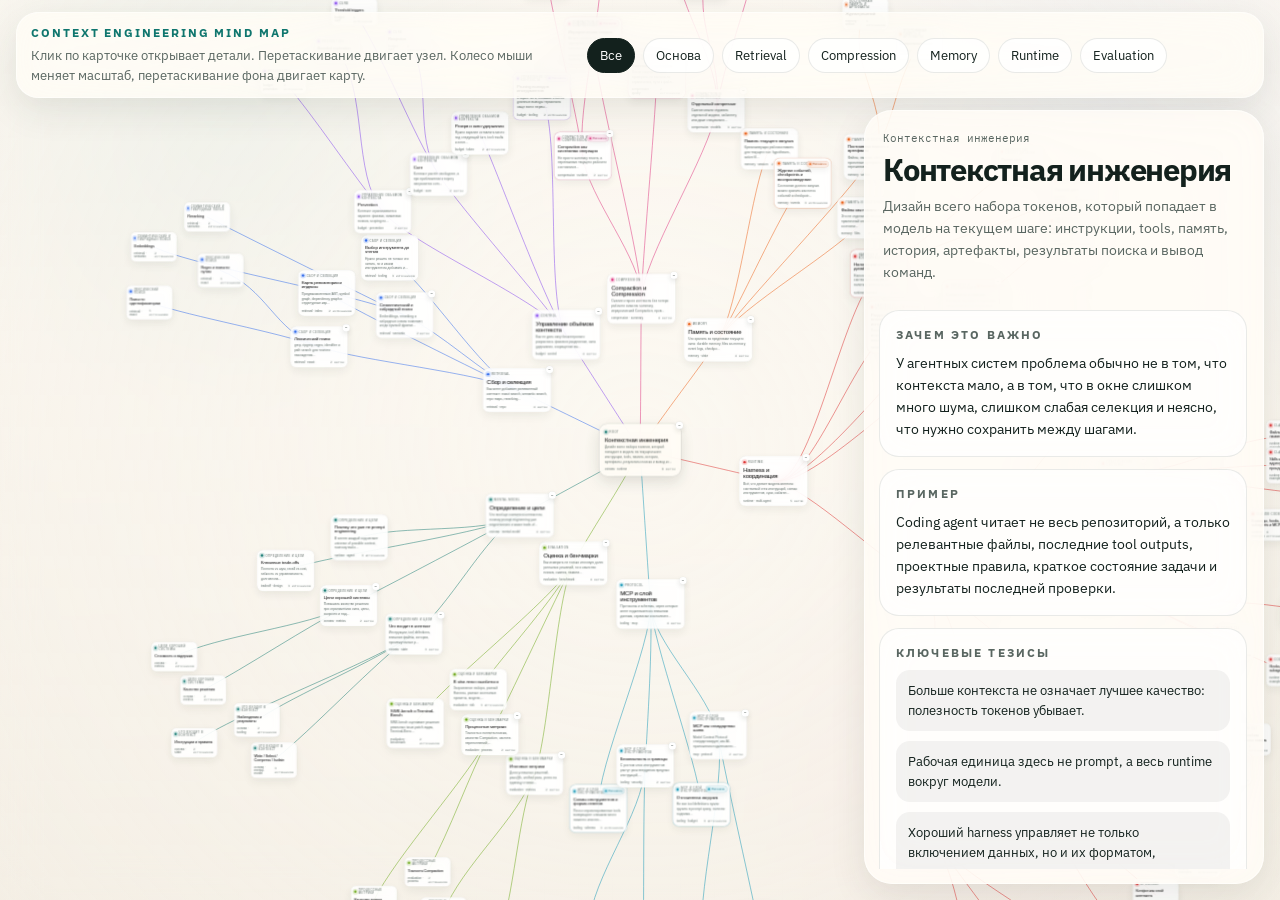
<file: index.html>
<!doctype html>
<html lang="ru">
  <head>
    <meta charset="utf-8">
    <meta name="viewport" content="width=device-width, initial-scale=1">
    <title>Контекстная инженерия: interactive mind map</title>
    <link rel="preconnect" href="https://fonts.googleapis.com">
    <link rel="preconnect" href="https://fonts.gstatic.com" crossorigin>
    <link
      href="https://fonts.googleapis.com/css2?family=IBM+Plex+Sans:wght@400;500;600;700&family=IBM+Plex+Mono:wght@400;500&display=swap"
      rel="stylesheet"
    >
    <link rel="stylesheet" href="styles.css">
  </head>
  <body>
    <main class="app-shell">
      <section class="mindmap-stage">
        <div class="stage-overlay stage-topbar">
          <div class="hint-block">
            <div class="hint-title">Context Engineering Mind Map</div>
            <p class="hint-copy">
              Клик по карточке открывает детали. Перетаскивание двигает узел. Колесо мыши меняет масштаб, перетаскивание фона двигает карту.
            </p>
          </div>

          <div class="toolbar-block">
            <div class="toolbar-row chips-row">
              <button class="chip is-active" data-filter="all">Все</button>
              <button class="chip" data-filter="основа">Основа</button>
              <button class="chip" data-filter="retrieval">Retrieval</button>
              <button class="chip" data-filter="compression">Compression</button>
              <button class="chip" data-filter="memory">Memory</button>
              <button class="chip" data-filter="runtime">Runtime</button>
              <button class="chip" data-filter="evaluation">Evaluation</button>
            </div>
            <div class="toolbar-row mobile-toolbar-row">
              <button class="chip mobile-detail-toggle" id="mobile-detail-open" type="button">Детали</button>
            </div>
          </div>
        </div>

        <div class="stage-overlay detail-dock" id="detail-dock">
          <div class="detail-header">
            <div class="detail-header-row">
              <div class="breadcrumb" id="breadcrumb"></div>
              <button class="detail-close" id="detail-close" type="button" aria-label="Скрыть детали">✕</button>
            </div>
            <h2 class="detail-title" id="detail-title"></h2>
            <p class="detail-subtitle" id="detail-subtitle"></p>
          </div>

          <div class="detail-scroll">
            <section class="detail-card">
              <h3>Зачем это важно</h3>
              <p id="detail-why"></p>
            </section>

            <section class="detail-card">
              <h3>Пример</h3>
              <p id="detail-example"></p>
            </section>

            <section class="detail-card detail-viz-card" id="detail-viz-card" hidden>
              <h3>Механика</h3>
              <div id="detail-viz"></div>
            </section>

            <section class="detail-card">
              <h3>Ключевые тезисы</h3>
              <div class="bullets" id="detail-insights"></div>
            </section>

            <section class="detail-card">
              <h3>Теги</h3>
              <div class="tags" id="detail-tags"></div>
            </section>

            <section class="detail-card">
              <h3>Источники</h3>
              <div class="source-list" id="detail-sources"></div>
            </section>
          </div>
        </div>

        <div class="viewport" id="viewport">
          <div class="board" id="board">
            <svg class="connections" id="connections" preserveAspectRatio="none"></svg>
            <div class="node-layer" id="node-layer"></div>
          </div>
        </div>
      </section>
    </main>

    <script src="mindmap-data.js"></script>
    <script src="app.js"></script>
  </body>
</html>
</file>
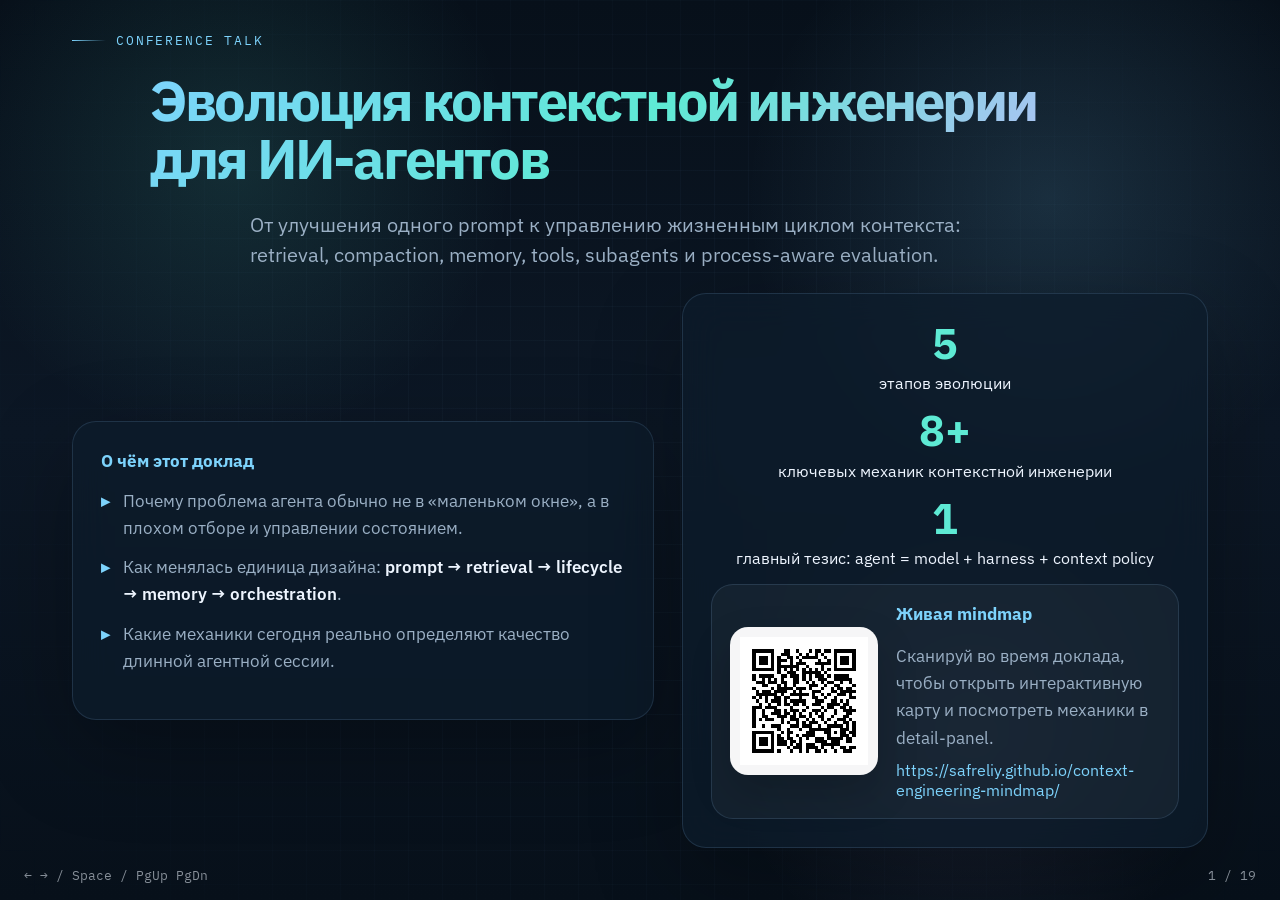
<file: conference_presentation.html>
<!DOCTYPE html>
<html lang="ru">
<head>
<meta charset="UTF-8">
<meta name="viewport" content="width=device-width, initial-scale=1.0">
<title>Эволюция контекстной инженерии для ИИ-агентов</title>
<style>
  @import url('https://fonts.googleapis.com/css2?family=IBM+Plex+Sans:wght@400;500;600;700&family=IBM+Plex+Mono:wght@400;500;600&display=swap');

  :root {
    --bg: #08111d;
    --bg-2: #0f1c2b;
    --glass: rgba(13, 28, 43, 0.72);
    --glass-2: rgba(16, 38, 58, 0.82);
    --line: rgba(151, 201, 255, 0.14);
    --ink: #eef5ff;
    --muted: #9bb0c5;
    --accent: #7dd3fc;
    --accent-2: #5eead4;
    --accent-3: #c4b5fd;
    --warn: #fda4af;
    --good: #86efac;
    --mono: "IBM Plex Mono", monospace;
    --sans: "IBM Plex Sans", sans-serif;
    --shadow: 0 30px 90px rgba(0, 0, 0, 0.28);
  }

  * { box-sizing: border-box; }
  html, body { width: 100%; height: 100%; margin: 0; overflow: hidden; }
  body {
    font-family: var(--sans);
    color: var(--ink);
    background:
      radial-gradient(circle at 18% 18%, rgba(94, 234, 212, 0.12), transparent 22%),
      radial-gradient(circle at 82% 22%, rgba(125, 211, 252, 0.14), transparent 24%),
      radial-gradient(circle at 76% 82%, rgba(196, 181, 253, 0.1), transparent 20%),
      linear-gradient(180deg, #07101a 0%, #0c1725 48%, #07101a 100%);
  }

  body::before {
    content: "";
    position: fixed;
    inset: 0;
    pointer-events: none;
    background-image:
      linear-gradient(rgba(151, 201, 255, 0.03) 1px, transparent 1px),
      linear-gradient(90deg, rgba(151, 201, 255, 0.03) 1px, transparent 1px);
    background-size: 34px 34px;
    mask-image: radial-gradient(circle at center, black 34%, transparent 100%);
  }

  .deck { position: relative; width: 100%; height: 100%; }
  .slide {
    position: absolute;
    inset: 0;
    padding: 52px 72px 72px;
    display: flex;
    flex-direction: column;
    justify-content: center;
    align-items: center;
    gap: 22px;
    opacity: 0;
    pointer-events: none;
    transform: translateX(64px);
    transition: opacity .45s ease, transform .45s ease;
    overflow-y: auto;
  }
  .slide.active { opacity: 1; transform: translateX(0); pointer-events: auto; }
  .slide.exit-left { opacity: 0; transform: translateX(-64px); }
  .slide.exit-right { opacity: 0; transform: translateX(64px); }
  .slide.enter-left { transform: translateX(-64px); }

  .slide > .anim {
    opacity: 0;
    transform: translateY(18px);
    transition: opacity .5s ease, transform .5s ease;
  }
  .slide.active > .anim { opacity: 1; transform: translateY(0); }
  .slide.active > .anim:nth-child(1) { transition-delay: .05s; }
  .slide.active > .anim:nth-child(2) { transition-delay: .14s; }
  .slide.active > .anim:nth-child(3) { transition-delay: .24s; }
  .slide.active > .anim:nth-child(4) { transition-delay: .34s; }
  .slide.active > .anim:nth-child(5) { transition-delay: .44s; }

  h1, h2, h3, p { margin: 0; }
  h1 {
    font-size: 3.5rem;
    line-height: 1.04;
    letter-spacing: -0.05em;
    width: 100%;
    max-width: 980px;
    margin-inline: auto;
    background: linear-gradient(135deg, var(--accent), var(--accent-2), var(--accent-3));
    -webkit-background-clip: text;
    -webkit-text-fill-color: transparent;
    background-clip: text;
  }
  h2 {
    font-size: 2.45rem;
    line-height: 1.08;
    letter-spacing: -0.04em;
    width: 100%;
    max-width: 960px;
    margin-inline: auto;
  }
  h3 { font-size: 1.06rem; color: var(--accent); margin-bottom: 10px; }
  p, li { font-size: 1.04rem; line-height: 1.64; color: var(--muted); }
  strong { color: var(--ink); font-weight: 600; }
  code {
    font-family: var(--mono);
    font-size: .92em;
    padding: 2px 6px;
    border-radius: 6px;
    background: rgba(125, 211, 252, 0.08);
    color: var(--accent);
  }

  .eyebrow {
    display: inline-flex;
    align-items: center;
    gap: 10px;
    width: 100%;
    max-width: 1160px;
    margin-inline: auto;
    font-family: var(--mono);
    font-size: .82rem;
    letter-spacing: .14em;
    text-transform: uppercase;
    color: var(--accent);
  }
  .eyebrow::before {
    content: "";
    width: 34px;
    height: 1px;
    background: linear-gradient(90deg, var(--accent), transparent);
  }
  .subtitle {
    width: 100%;
    max-width: 780px;
    margin-inline: auto;
    font-size: 1.24rem;
    line-height: 1.55;
  }

  .glass, .glass-sm {
    background: var(--glass);
    border: 1px solid var(--line);
    box-shadow: var(--shadow);
    backdrop-filter: blur(18px);
  }
  .glass { border-radius: 24px; padding: 28px; }
  .glass-sm { border-radius: 18px; padding: 20px 22px; box-shadow: 0 18px 46px rgba(0,0,0,.22); }
  .slide > .glass,
  .slide > .glass-sm,
  .slide > .hero,
  .slide > .grid-2,
  .slide > .grid-3,
  .slide > .grid-4,
  .slide > .timeline,
  .slide > .band,
  .slide > .compare,
  .slide > .metrics,
  .slide > .flow,
  .slide > .tags {
    margin-inline: auto;
  }

  .grid-2, .grid-3, .grid-4, .timeline, .band, .compare, .metrics {
    display: grid;
    gap: 16px;
    width: 100%;
    max-width: 1160px;
  }
  .grid-2, .compare { grid-template-columns: repeat(2, minmax(0, 1fr)); }
  .grid-3, .metrics { grid-template-columns: repeat(3, minmax(0, 1fr)); }
  .grid-4, .timeline, .band { grid-template-columns: repeat(4, minmax(0, 1fr)); }

  .hero {
    display: grid;
    grid-template-columns: minmax(0, 1.05fr) minmax(360px, .95fr);
    gap: 28px;
    align-items: center;
    width: 100%;
    max-width: 1160px;
  }

  .bullets { list-style: none; padding: 0; display: grid; gap: 12px; }
  .bullets li { position: relative; padding-left: 22px; }
  .bullets li::before {
    content: "▸";
    position: absolute;
    left: 0;
    color: var(--accent);
    font-weight: 700;
  }

  .metric-card { text-align: center; display: grid; gap: 8px; }
  .metric-num { font-size: 2.7rem; line-height: 1; font-weight: 700; color: var(--accent-2); }

  .timeline-card { position: relative; overflow: hidden; }
  .timeline-card::after {
    content: "";
    position: absolute;
    right: -18px;
    bottom: -26px;
    width: 120px;
    height: 120px;
    background: radial-gradient(circle, rgba(125, 211, 252, .12), transparent 70%);
  }
  .timeline-year { font-family: var(--mono); font-size: .82rem; color: var(--accent); margin-bottom: 10px; }

  .stage-pill {
    padding: 13px 14px;
    border-radius: 16px;
    border: 1px solid var(--line);
    background: rgba(255,255,255,.04);
    text-align: center;
    font-family: var(--mono);
    font-size: .84rem;
    color: var(--muted);
    animation: stage-glow 8s ease-in-out infinite;
  }
  .stage-pill:nth-child(2) { animation-delay: 2s; }
  .stage-pill:nth-child(3) { animation-delay: 4s; }
  .stage-pill:nth-child(4) { animation-delay: 6s; }

  .flow {
    display: grid;
    grid-template-columns: repeat(7, minmax(0, 1fr));
    gap: 12px;
    align-items: center;
    width: 100%;
    max-width: 1120px;
  }
  .flow-box {
    min-height: 92px;
    padding: 16px;
    border-radius: 18px;
    border: 1px solid var(--line);
    background: var(--glass);
    display: grid;
    place-items: center;
    text-align: center;
  }
  .flow-box strong { display: block; margin-bottom: 5px; }
  .arrow {
    position: relative;
    height: 2px;
    background: linear-gradient(90deg, rgba(125,211,252,.18), rgba(125,211,252,.95));
  }
  .arrow::after {
    content: "";
    position: absolute;
    right: -1px;
    top: -4px;
    border-top: 5px solid transparent;
    border-bottom: 5px solid transparent;
    border-left: 8px solid var(--accent);
  }
  .pulse {
    position: absolute;
    top: -3px;
    left: 0;
    width: 8px;
    height: 8px;
    border-radius: 50%;
    background: var(--accent-2);
    box-shadow: 0 0 0 6px rgba(94,234,212,.16);
    animation: pulse-run 3.2s ease-in-out infinite;
  }

  .meter-track {
    position: relative;
    height: 12px;
    border-radius: 999px;
    background: rgba(255,255,255,.07);
    overflow: hidden;
  }
  .meter-fill {
    position: absolute;
    inset: 0 auto 0 0;
    width: 40%;
    border-radius: inherit;
    background: linear-gradient(90deg, var(--good), var(--accent));
    animation: fill-loop 6s ease-in-out infinite;
  }
  .meter-threshold {
    position: absolute;
    left: 78%;
    top: -5px;
    bottom: -5px;
    width: 2px;
    background: rgba(253, 164, 175, 0.9);
  }
  .meter-labels {
    display: flex;
    justify-content: space-between;
    gap: 10px;
    margin-top: 10px;
    font-family: var(--mono);
    font-size: .82rem;
    color: var(--muted);
  }

  .line-list { display: grid; gap: 8px; margin-top: 14px; }
  .line {
    padding: 10px 12px;
    border-radius: 12px;
    background: rgba(255,255,255,.04);
    font-family: var(--mono);
    font-size: .82rem;
    line-height: 1.45;
    color: var(--ink);
  }
  .line.old { animation: fade-old 6s ease-in-out infinite; }
  .line.reveal { animation: reveal-line 6s ease-in-out infinite; }

  .terminal {
    padding: 0;
    overflow: hidden;
  }
  .terminal-top {
    display: flex;
    gap: 6px;
    padding: 12px 16px;
    border-bottom: 1px solid var(--line);
    background: rgba(255,255,255,.03);
  }
  .terminal-top span {
    width: 10px;
    height: 10px;
    border-radius: 50%;
    display: inline-block;
  }
  .terminal-body {
    padding: 18px;
    min-height: 230px;
    display: grid;
    gap: 6px;
    font-family: var(--mono);
    font-size: .8rem;
  }
  .terminal-line {
    opacity: 0;
    transform: translateY(8px);
    animation: line-in 5.2s linear infinite;
  }
  .terminal-line:nth-child(1) { animation-delay: .1s; }
  .terminal-line:nth-child(2) { animation-delay: .5s; }
  .terminal-line:nth-child(3) { animation-delay: .9s; }
  .terminal-line:nth-child(4) { animation-delay: 1.3s; }
  .terminal-line:nth-child(5) { animation-delay: 1.7s; }
  .terminal-line:nth-child(6) { animation-delay: 2.1s; }
  .terminal-line:nth-child(7) { animation-delay: 2.5s; }

  .tags { display: flex; flex-wrap: wrap; gap: 10px; justify-content: center; width: 100%; max-width: 1160px; }
  .tag {
    display: inline-flex;
    align-items: center;
    min-height: 34px;
    padding: 7px 14px;
    border-radius: 999px;
    border: 1px solid var(--line);
    background: rgba(125, 211, 252, 0.08);
    color: var(--accent);
    font-size: .9rem;
  }

  .progress {
    position: fixed;
    left: 0;
    bottom: 0;
    height: 3px;
    width: 0;
    background: linear-gradient(90deg, var(--accent), var(--accent-2), var(--accent-3));
    z-index: 50;
    transition: width .4s ease;
  }
  .counter, .nav-hint {
    position: fixed;
    bottom: 16px;
    z-index: 40;
    font-family: var(--mono);
    font-size: .82rem;
    color: rgba(238,245,255,.55);
  }
  .counter { right: 24px; }
  .nav-hint { left: 24px; }

  .mini-flow {
    display: grid;
    grid-template-columns: repeat(3, minmax(0, 1fr));
    gap: 12px;
    width: 100%;
    max-width: 1120px;
    margin-inline: auto;
  }

  .mini-card {
    padding: 18px 18px;
    border-radius: 18px;
    border: 1px solid var(--line);
    background: rgba(255,255,255,.04);
    min-height: 120px;
    display: grid;
    align-content: start;
    gap: 8px;
  }

  .mini-card strong {
    display: block;
    font-size: .94rem;
    color: var(--ink);
  }

  .mini-card span {
    display: block;
    font-size: .96rem;
    line-height: 1.55;
    color: var(--muted);
  }

  .approval-grid {
    display: grid;
    grid-template-columns: 1.1fr .9fr;
    gap: 16px;
    width: 100%;
    max-width: 1120px;
    margin-inline: auto;
  }

  .scan-card {
    display: grid;
    grid-template-columns: 148px minmax(0, 1fr);
    gap: 18px;
    align-items: center;
    padding: 18px;
    border-radius: 22px;
    border: 1px solid var(--line);
    background: rgba(255,255,255,.04);
    margin-top: 16px;
  }

  .scan-qr {
    width: 148px;
    height: 148px;
    padding: 10px;
    border-radius: 18px;
    background: rgba(255,255,255,.96);
    box-shadow: 0 18px 40px rgba(0,0,0,.18);
  }

  .scan-qr img {
    display: block;
    width: 100%;
    height: 100%;
  }

  .scan-copy {
    display: grid;
    gap: 8px;
  }

  .scan-copy a {
    color: var(--accent);
    text-decoration: none;
    word-break: break-word;
  }

  .scan-copy a:hover {
    text-decoration: underline;
  }

  .process-grid {
    display: grid;
    grid-template-columns: repeat(3, minmax(0, 1fr));
    gap: 14px;
    width: 100%;
    max-width: 1120px;
    margin-inline: auto;
  }

  .process-card {
    position: relative;
    overflow: hidden;
    min-height: 210px;
  }

  .process-card::after {
    content: "";
    position: absolute;
    inset: auto -20px -30px auto;
    width: 120px;
    height: 120px;
    background: radial-gradient(circle, rgba(125, 211, 252, 0.14), transparent 72%);
    pointer-events: none;
  }

  .tool-cloud,
  .window-stack,
  .skill-pipeline {
    display: grid;
    gap: 10px;
    margin-top: 14px;
  }

  .tool-cloud {
    grid-template-columns: repeat(2, minmax(0, 1fr));
  }

  .tool-chip {
    padding: 10px 12px;
    border-radius: 12px;
    border: 1px solid var(--line);
    background: rgba(255,255,255,.04);
    font-family: var(--mono);
    font-size: .8rem;
    color: var(--muted);
    opacity: .46;
    transform: scale(.98);
    animation: tool-chip-cycle 6.4s ease-in-out infinite;
  }

  .tool-chip:nth-child(2) { animation-delay: .5s; }
  .tool-chip:nth-child(3) { animation-delay: 1s; }
  .tool-chip:nth-child(4) { animation-delay: 1.5s; }
  .tool-chip:nth-child(5) { animation-delay: 2s; }
  .tool-chip:nth-child(6) { animation-delay: 2.5s; }

  .window-line,
  .handoff-line,
  .skill-step {
    padding: 11px 12px;
    border-radius: 12px;
    border: 1px solid var(--line);
    background: rgba(255,255,255,.04);
    font-size: .88rem;
    line-height: 1.5;
    color: var(--muted);
  }

  .window-line {
    opacity: 0;
    transform: translateY(8px);
    animation: stage-line-cycle 6s ease-in-out infinite;
  }

  .window-line:nth-child(1) { animation-delay: .1s; }
  .window-line:nth-child(2) { animation-delay: 1.2s; }
  .window-line:nth-child(3) { animation-delay: 2.3s; }

  .handoff-stage {
    display: grid;
    grid-template-columns: minmax(0, 1fr) 64px minmax(0, 1fr);
    gap: 14px;
    align-items: center;
    width: 100%;
    max-width: 1120px;
    margin-inline: auto;
  }

  .handoff-arrow {
    position: relative;
    width: 64px;
    height: 2px;
    background: linear-gradient(90deg, rgba(94,234,212,.12), rgba(94,234,212,.94));
  }

  .handoff-arrow::after {
    content: "";
    position: absolute;
    right: -1px;
    top: -4px;
    border-top: 5px solid transparent;
    border-bottom: 5px solid transparent;
    border-left: 8px solid var(--accent-2);
  }

  .handoff-arrow::before {
    content: "";
    position: absolute;
    top: -3px;
    left: 0;
    width: 8px;
    height: 8px;
    border-radius: 50%;
    background: var(--accent-2);
    box-shadow: 0 0 0 6px rgba(94,234,212,.14);
    animation: pulse-run 3.2s ease-in-out infinite;
  }

  .handoff-line {
    opacity: 0;
    transform: translateY(8px);
    animation: handoff-reveal 6.2s ease-in-out infinite;
  }

  .handoff-line:nth-child(1) { animation-delay: .15s; }
  .handoff-line:nth-child(2) { animation-delay: 1.25s; }
  .handoff-line:nth-child(3) { animation-delay: 2.4s; }
  .handoff-line:nth-child(4) { animation-delay: 3.7s; }

  .skill-step {
    position: relative;
    opacity: .52;
    animation: skill-stage-cycle 7s ease-in-out infinite;
  }

  .skill-step:nth-child(2) { animation-delay: 1.6s; }
  .skill-step:nth-child(3) { animation-delay: 3.2s; }
  .skill-step:nth-child(4) { animation-delay: 4.8s; }

  .skill-step strong {
    display: block;
    margin-bottom: 6px;
    color: var(--ink);
  }

  .approval-list {
    display: grid;
    gap: 10px;
    margin-top: 14px;
  }

  .approval-item {
    display: grid;
    grid-template-columns: minmax(0, 1fr) auto;
    gap: 10px;
    align-items: center;
    padding: 11px 12px;
    border-radius: 12px;
    background: rgba(255,255,255,.04);
    font-size: .9rem;
    color: var(--ink);
  }

  .badge {
    display: inline-flex;
    align-items: center;
    justify-content: center;
    min-width: 88px;
    min-height: 30px;
    padding: 5px 10px;
    border-radius: 999px;
    font-family: var(--mono);
    font-size: .78rem;
    border: 1px solid var(--line);
    background: rgba(255,255,255,.04);
    color: var(--muted);
  }

  .badge.allow {
    color: var(--good);
    border-color: rgba(134,239,172,.26);
    background: rgba(134,239,172,.09);
  }

  .badge.pending {
    color: var(--warn);
    border-color: rgba(253,164,175,.24);
    background: rgba(253,164,175,.09);
  }

  .badge.block {
    color: var(--muted);
  }

  @keyframes pulse-run {
    0% { left: 0%; opacity: 0; }
    10% { opacity: 1; }
    90% { opacity: 1; }
    100% { left: calc(100% - 8px); opacity: 0; }
  }
  @keyframes fill-loop {
    0%,18% { width: 38%; background: linear-gradient(90deg, var(--good), var(--accent)); }
    45%,58% { width: 92%; background: linear-gradient(90deg, var(--warn), #fb7185); }
    100% { width: 43%; background: linear-gradient(90deg, var(--good), var(--accent)); }
  }
  @keyframes fade-old {
    0%,42% { opacity: 1; max-height: 80px; padding-top: 10px; padding-bottom: 10px; }
    64%,100% { opacity: 0; max-height: 0; padding-top: 0; padding-bottom: 0; overflow: hidden; }
  }
  @keyframes reveal-line {
    0%,56% { opacity: 0; transform: translateY(8px); }
    72%,100% { opacity: 1; transform: translateY(0); }
  }
  @keyframes line-in {
    0%,100% { opacity: 0; transform: translateY(8px); }
    8%,24% { opacity: 1; transform: translateY(0); }
  }
  @keyframes stage-glow {
    0%,20%,100% { border-color: var(--line); color: var(--muted); box-shadow: none; background: rgba(255,255,255,.04); }
    24%,46% { border-color: rgba(94,234,212,.34); color: var(--ink); box-shadow: 0 0 0 1px rgba(94,234,212,.18), 0 12px 30px rgba(94,234,212,.12); background: rgba(94,234,212,.08); }
  }
  @keyframes tool-chip-cycle {
    0%,100% { opacity: .42; transform: scale(.98); color: var(--muted); border-color: var(--line); background: rgba(255,255,255,.04); }
    18%,42% { opacity: 1; transform: scale(1); color: var(--ink); border-color: rgba(125,211,252,.3); background: rgba(125,211,252,.1); box-shadow: 0 14px 32px rgba(125,211,252,.12); }
  }
  @keyframes stage-line-cycle {
    0%,100% { opacity: 0; transform: translateY(8px); }
    14%,54% { opacity: 1; transform: translateY(0); }
  }
  @keyframes handoff-reveal {
    0%,100% { opacity: 0; transform: translateY(8px); }
    12%,64% { opacity: 1; transform: translateY(0); }
  }
  @keyframes skill-stage-cycle {
    0%,100% { opacity: .48; transform: translateY(0); border-color: var(--line); background: rgba(255,255,255,.04); }
    18%,38% { opacity: 1; transform: translateY(-2px); border-color: rgba(94,234,212,.28); background: rgba(94,234,212,.1); box-shadow: 0 12px 28px rgba(94,234,212,.1); }
  }

  @media (max-width: 1100px) {
    .slide { padding: 40px 32px 66px; }
    .hero, .grid-2, .grid-3, .grid-4, .timeline, .band, .compare, .metrics, .flow, .mini-flow, .approval-grid, .process-grid, .handoff-stage, .scan-card { grid-template-columns: 1fr; }
    .scan-card { justify-items: center; text-align: center; }
    .handoff-arrow { width: 100%; }
    h1 { font-size: 2.85rem; }
    h2 { font-size: 2.05rem; }
  }
</style>
</head>
<body>
<div class="deck" id="deck">
</div>
<div class="progress" id="progress"></div>
<div class="counter" id="counter"></div>
<div class="nav-hint">← → / Space / PgUp PgDn</div>
<script>
  const slidesMarkup = [
    `
      <section class="slide active" data-slide="0">
        <div class="eyebrow anim">Conference Talk</div>
        <h1 class="anim">Эволюция контекстной инженерии для ИИ-агентов</h1>
        <p class="subtitle anim">От улучшения одного prompt к управлению жизненным циклом контекста: retrieval, compaction, memory, tools, subagents и process-aware evaluation.</p>
        <div class="hero anim">
          <div class="glass">
            <h3>О чём этот доклад</h3>
            <ul class="bullets">
              <li>Почему проблема агента обычно не в «маленьком окне», а в плохом отборе и управлении состоянием.</li>
              <li>Как менялась единица дизайна: <strong>prompt → retrieval → lifecycle → memory → orchestration</strong>.</li>
              <li>Какие механики сегодня реально определяют качество длинной агентной сессии.</li>
            </ul>
          </div>
          <div class="glass">
            <div class="metrics" style="grid-template-columns:1fr;">
              <div class="metric-card"><div class="metric-num">5</div><div>этапов эволюции</div></div>
              <div class="metric-card"><div class="metric-num">8+</div><div>ключевых механик контекстной инженерии</div></div>
              <div class="metric-card"><div class="metric-num">1</div><div>главный тезис: agent = model + harness + context policy</div></div>
            </div>
            <div class="scan-card">
              <div class="scan-qr">
                <img src="qrcode.svg" alt="QR-код на mindmap">
              </div>
              <div class="scan-copy">
                <h3>Живая mindmap</h3>
                <p>Сканируй во время доклада, чтобы открыть интерактивную карту и посмотреть механики в detail-panel.</p>
                <a href="https://safreliy.github.io/context-engineering-mindmap/" target="_blank" rel="noreferrer">https://safreliy.github.io/context-engineering-mindmap/</a>
              </div>
            </div>
          </div>
        </div>
      </section>
    `,
    `
      <section class="slide" data-slide="1">
        <div class="eyebrow anim">Structure</div>
        <h2 class="anim">Структура презентации</h2>
        <div class="timeline anim">
          <div class="glass-sm timeline-card"><div class="timeline-year">1</div><h3>От prompt engineering</h3><p>Когда казалось, что всё решает удачный запрос к модели.</p></div>
          <div class="glass-sm timeline-card"><div class="timeline-year">2</div><h3>К retrieval и tool use</h3><p>Появляется вопрос не только «что спросить», но и «что выбрать».</p></div>
          <div class="glass-sm timeline-card"><div class="timeline-year">3</div><h3>К lifecycle контекста</h3><p>Контекст проектируется во времени: pruning, compaction, reinjection.</p></div>
          <div class="glass-sm timeline-card"><div class="timeline-year">4</div><h3>К памяти и координации</h3><p>Checkpoints, files as memory, replay, subagents, skills и evaluation.</p></div>
        </div>
        <div class="band anim">
          <div class="stage-pill">Problem framing</div>
          <div class="stage-pill">Mechanics</div>
          <div class="stage-pill">Real systems</div>
          <div class="stage-pill">Evaluation</div>
        </div>
      </section>
    `,
    `
      <section class="slide" data-slide="2">
        <div class="eyebrow anim">Evolution</div>
        <h2 class="anim">Как менялась единица дизайна</h2>
        <div class="flow anim">
          <div class="flow-box"><div><strong>Prompt</strong><div>один текст на входе</div></div></div>
          <div class="arrow"><span class="pulse"></span></div>
          <div class="flow-box"><div><strong>Prompt + RAG</strong><div>добавили внешний контекст</div></div></div>
          <div class="arrow"><span class="pulse" style="animation-delay:.5s;"></span></div>
          <div class="flow-box"><div><strong>Agent loop</strong><div>tools, retries, промежуточное состояние</div></div></div>
          <div class="arrow"><span class="pulse" style="animation-delay:1s;"></span></div>
          <div class="flow-box"><div><strong>Context policy</strong><div>жизненный цикл контекста как объект дизайна</div></div></div>
        </div>
        <div class="compare anim">
          <div class="glass-sm"><h3>Старый вопрос</h3><p>Как лучше сформулировать запрос, чтобы модель сразу ответила правильно?</p></div>
          <div class="glass-sm"><h3>Новый вопрос</h3><p>Какие данные, артефакты, права и следы работы агент должен видеть <strong>на каждом шаге</strong>, в каком формате и как долго?</p></div>
        </div>
      </section>
    `,
    `
      <section class="slide" data-slide="3">
        <div class="eyebrow anim">Retrieval</div>
        <h2 class="anim">Первый большой сдвиг: retrieval вместо линейного чтения</h2>
        <div class="grid-3 anim">
          <div class="glass-sm"><h3>Лексический поиск</h3><p>Для кода exact match часто надёжнее «смысла»: identifier search, regex, path search, error strings.</p></div>
          <div class="glass-sm"><h3>Семантический поиск</h3><p>Нужен, когда слова не совпадают, но роль участка совпадает. Обычно работает вместе с reranking.</p></div>
          <div class="glass-sm"><h3>Select-before-read</h3><p>Хороший агент сначала сужает пространство, а уже потом читает содержимое точечно.</p></div>
        </div>
        <div class="glass anim"><p><strong>Новый вопрос retrieval-эры:</strong> важно не только что читать, но и каким путём к этому прийти: exact search, semantic search, repo map, graph, tool selection до чтения.</p></div>
      </section>
    `,
    `
      <section class="slide" data-slide="4">
        <div class="eyebrow anim">Lifecycle</div>
        <h2 class="anim">Второй сдвиг: контекст начали проектировать во времени</h2>
        <div class="grid-4 anim">
          <div class="glass-sm"><h3>Prevention</h3><p>Сужать контекст заранее: фазами, лимитами rounds и scoped reads.</p></div>
          <div class="glass-sm"><h3>Pruning</h3><p>Убирать старые tool outputs из горячего окна, а не держать их дословно.</p></div>
          <div class="glass-sm"><h3>Compaction</h3><p>Сжимать хвост сессии в рабочее состояние, а не в литературный пересказ.</p></div>
          <div class="glass-sm"><h3>Reinjection</h3><p>Возвращать в окно не историю, а компактное состояние и артефакты.</p></div>
        </div>
        <div class="glass anim"><p>Именно здесь context engineering перестаёт быть «улучшением prompt» и становится <strong>управлением жизненным циклом окна</strong>.</p></div>
      </section>
    `,
    `
      <section class="slide" data-slide="13">
        <div class="eyebrow anim">Example</div>
        <h2 class="anim">Пример: bugfix-сессия без лишнего чтения</h2>
        <div class="mini-flow anim">
          <div class="glass mini-card">
            <strong>1. Локализация</strong>
            <span>Сначала <code>search "rename"</code> и <code>search "cache key"</code>, а не чтение всего модуля целиком.</span>
          </div>
          <div class="glass mini-card">
            <strong>2. Scoped read</strong>
            <span>После exact search агент читает только <code>cache.ts</code> и <code>rename.ts</code>, а не весь каталог.</span>
          </div>
          <div class="glass mini-card">
            <strong>3. Проверка</strong>
            <span>Затем запускает только <code>targeted/cache-rename.spec.ts</code>, получает короткий сигнал и продолжает цикл.</span>
          </div>
        </div>
        <div class="compare anim">
          <div class="glass-sm">
            <h3>Плохой путь</h3>
            <p>Открыть полрепозитория, запустить полный test suite, потом пытаться всё это сжать.</p>
          </div>
          <div class="glass-sm">
            <h3>Хороший путь</h3>
            <p><strong>Search → shortlist → scoped read → targeted test</strong>. Сначала уменьшаем пространство, потом наращиваем только нужный рабочий контекст.</p>
          </div>
        </div>
      </section>
    `,
    `
      <section class="slide" data-slide="5">
        <div class="eyebrow anim">Mechanic</div>
        <h2 class="anim">Compaction как системная операция</h2>
        <div class="glass anim">
          <div class="meter-track">
            <div class="meter-fill"></div>
            <div class="meter-threshold"></div>
          </div>
          <div class="meter-labels"><span>активное окно</span><span>порог compaction</span></div>
        </div>
        <div class="compare anim">
          <div class="glass">
            <h3>Активное окно</h3>
            <div class="line-list">
              <div class="line">последние сообщения по задаче</div>
              <div class="line">свежий вывод тестов и поиска</div>
              <div class="line old">старый хвост обсуждения</div>
              <div class="line old">старые tool results и логи</div>
            </div>
          </div>
          <div class="glass">
            <h3>Компактное состояние</h3>
            <div class="line-list">
              <div class="line reveal">цель и текущий план</div>
              <div class="line reveal">критичные файлы и ограничения</div>
              <div class="line reveal">что уже проверили и исключили</div>
              <div class="line reveal">ссылки на артефакты вместо полного хвоста</div>
            </div>
          </div>
        </div>
        <div class="glass-sm anim"><p><strong>Ключевая мысль:</strong> compaction полезен не тогда, когда он красиво сокращает текст, а когда после него агент может продолжать работу без потери рабочего состояния.</p></div>
      </section>
    `,
    `
      <section class="slide" data-slide="6">
        <div class="eyebrow anim">Mechanic</div>
        <h2 class="anim">Pruning и форма результатов инструментов</h2>
        <div class="compare anim">
          <div class="glass terminal">
            <div class="terminal-top"><span style="background:#fb7185;"></span><span style="background:#facc15;"></span><span style="background:#4ade80;"></span></div>
            <div class="terminal-body">
              <div class="terminal-line">[tool] read_file → 5000 lines</div>
              <div class="terminal-line">[tool] search → 40 matches</div>
              <div class="terminal-line">[tool] pytest → long traceback</div>
              <div class="terminal-line">[assistant] now reason over all of that</div>
              <div class="terminal-line">[problem] raw output flooded the hot window</div>
            </div>
          </div>
          <div class="glass">
            <h3>После pruning + хорошего tool contract</h3>
            <div class="line-list">
              <div class="line">read_file → только релевантные секции + offsets</div>
              <div class="line">search → 3 лучших совпадения вместо 40</div>
              <div class="line">pytest → exit code + 2 ключевые ошибки</div>
              <div class="line">полный вывод остаётся артефактом, а не горячим контекстом</div>
            </div>
          </div>
        </div>
        <div class="glass-sm anim"><p><strong>Эволюционный сдвиг:</strong> мы перестаём думать только о summary после факта и начинаем проектировать <strong>сам контракт инструмента</strong>, чтобы шум вообще не попадал в активное окно.</p></div>
      </section>
    `,
    `
      <section class="slide" data-slide="16">
        <div class="eyebrow anim">Mechanic</div>
        <h2 class="anim">Пример: deferred loading и выбор инструментов до загрузки схем</h2>
        <div class="process-grid anim">
          <div class="glass process-card">
            <h3>Полный каталог</h3>
            <div class="tool-cloud">
              <div class="tool-chip">read_file</div>
              <div class="tool-chip">search_code</div>
              <div class="tool-chip">run_tests</div>
              <div class="tool-chip">browser</div>
              <div class="tool-chip">deploy</div>
              <div class="tool-chip">db_admin</div>
            </div>
          </div>
          <div class="glass process-card">
            <h3>Shortlist по задаче</h3>
            <div class="window-stack">
              <div class="window-line">bugfix around rename -> нужны search_code и read_file</div>
              <div class="window-line">после гипотезы -> добавить run_tests</div>
              <div class="window-line">browser, deploy и db_admin в окно не попадают</div>
            </div>
          </div>
          <div class="glass process-card">
            <h3>Горячее окно</h3>
            <div class="window-stack">
              <div class="window-line">tool schemas только для 2-3 выбранных tools</div>
              <div class="window-line">короткие контракты вместо полного каталога</div>
              <div class="window-line">меньше шума до первого реального действия</div>
            </div>
          </div>
        </div>
        <div class="glass-sm anim"><p><strong>Смысл:</strong> агенту не нужно держать в активном окне весь зоопарк возможностей. Сначала он выбирает путь решения, и только потом runtime подаёт релевантные схемы инструментов.</p></div>
      </section>
    `,
    `
      <section class="slide" data-slide="7">
        <div class="eyebrow anim">Memory</div>
        <h2 class="anim">Третий сдвиг: память и состояние выносятся за пределы окна</h2>
        <div class="grid-3 anim">
          <div class="glass-sm"><h3>Files as memory</h3><p><code>research-notes.md</code>, <code>plan.md</code>, <code>decisions.md</code> становятся адресуемым внешним состоянием.</p></div>
          <div class="glass-sm"><h3>Checkpoints</h3><p>Агент может не только помнить, но и возвращаться к стабильной точке после неудачного эксперимента.</p></div>
          <div class="glass-sm"><h3>Event log</h3><p>История выполнения хранится как события и checkpoints, а не только как линейный чат.</p></div>
        </div>
        <div class="compare anim">
          <div class="glass-sm"><h3>Старый мир</h3><p>Чтобы продолжить работу, модель перечитывает прошлый разговор или опирается на одну грубую summary.</p></div>
          <div class="glass-sm"><h3>Новый мир</h3><p>Runtime берёт <strong>checkpoint + history slice + external artifact</strong> и собирает только нужное resume state.</p></div>
        </div>
      </section>
    `,
    `
      <section class="slide" data-slide="8">
        <div class="eyebrow anim">Mechanic</div>
        <h2 class="anim">Журнал событий, checkpoints и replay</h2>
        <div class="grid-3 anim">
          <div class="glass">
            <h3>Журнал событий</h3>
            <div class="line-list">
              <div class="line">12:03 read_file src/cache.ts</div>
              <div class="line">12:04 search "rename"</div>
              <div class="line">12:05 targeted test</div>
              <div class="line">12:07 checkpoint before patch</div>
              <div class="line">12:09 patch applied</div>
              <div class="line">12:11 test failed</div>
            </div>
          </div>
          <div class="glass">
            <h3>Выбранный срез</h3>
            <div class="line-list">
              <div class="line">checkpoint before patch</div>
              <div class="line">patch around key rebuild</div>
              <div class="line">failure after rename</div>
            </div>
          </div>
          <div class="glass">
            <h3>Resume state</h3>
            <div class="line-list">
              <div class="line">проблема локализована вокруг rename</div>
              <div class="line">следующий шаг: проверить invalidation path</div>
              <div class="line">нужны только 3 файла и 1 targeted spec</div>
            </div>
          </div>
        </div>
        <div class="glass-sm anim"><p><strong>Важно:</strong> replay не равен простому pruning. Здесь задача не сократить один шумный ответ, а <strong>воспроизвести рабочую точку продолжения</strong> из сохранённой истории и checkpoints.</p></div>
      </section>
    `,
    `
      <section class="slide" data-slide="9">
        <div class="eyebrow anim">Orchestration</div>
        <h2 class="anim">Четвёртый сдвиг: контекст начинают распределять по ролям</h2>
        <div class="grid-3 anim">
          <div class="glass-sm"><h3>Subagents</h3><p>Подзадача уходит в отдельное окно и возвращается не всей историей, а компактным результатом.</p></div>
          <div class="glass-sm"><h3>Skills</h3><p>Переиспользуемая процедура живёт вне беседы и адресуется только когда нужна.</p></div>
          <div class="glass-sm"><h3>Planner / executor</h3><p>Абстрактный план и операционный след больше не обязаны жить в одном контуре.</p></div>
        </div>
        <div class="compare anim">
          <div class="glass"><h3>Главное окно</h3><div class="line-list"><div class="line">цель и ограничения</div><div class="line">последние подтверждённые факты</div><div class="line">делегирование без полного trail</div></div></div>
          <div class="glass"><h3>Окно сабагента</h3><div class="line-list"><div class="line">длинный поиск по файлам и тестам</div><div class="line">спорные места и гипотезы</div><div class="line">назад: summary + artifact + 2-3 ключевых факта</div></div></div>
        </div>
      </section>
    `,
    `
      <section class="slide" data-slide="17">
        <div class="eyebrow anim">Mechanic</div>
        <h2 class="anim">Пример: subagent handoff через артефакт, а не через полный trail</h2>
        <div class="handoff-stage anim">
          <div class="glass process-card">
            <h3>Главный контур</h3>
            <div class="line-list">
              <div class="handoff-line">цель: понять, почему rename ломает cache invalidation</div>
              <div class="handoff-line">в окне держим только цель, ограничения и 2 подтверждённых факта</div>
              <div class="handoff-line">дальше задача уходит исследовательскому сабагенту</div>
            </div>
          </div>
          <div class="handoff-arrow"></div>
          <div class="glass process-card">
            <h3>Сабагент и возврат</h3>
            <div class="line-list">
              <div class="handoff-line">длинный поиск по файлам и targeted tests остаётся в отдельном окне</div>
              <div class="handoff-line">результат: <code>notes/rename-investigation.md</code></div>
              <div class="handoff-line">назад идёт только summary: suspect path = key rebuild after rename</div>
              <div class="handoff-line">координатор продолжает уже с артефактом, а не с полной историей исследования</div>
            </div>
          </div>
        </div>
        <div class="glass-sm anim"><p><strong>Ключевая польза:</strong> координатор не наследует весь боковой шум. Он получает проверяемый артефакт и короткий handoff, который меняет следующий шаг.</p></div>
      </section>
    `,
    `
      <section class="slide" data-slide="18">
        <div class="eyebrow anim">Mechanic</div>
        <h2 class="anim">Пример: skills как адресуемая процедура, а не вечный prompt ballast</h2>
        <div class="process-grid anim">
          <div class="glass process-card">
            <h3>Сигнал задачи</h3>
            <div class="skill-pipeline">
              <div class="skill-step"><strong>Task</strong>Нужно провести code review и вернуть только findings.</div>
              <div class="skill-step"><strong>Trigger</strong>Runtime распознаёт режим review по задаче или явной команде.</div>
            </div>
          </div>
          <div class="glass process-card">
            <h3>Подключение навыка</h3>
            <div class="skill-pipeline">
              <div class="skill-step"><strong>Skill loaded</strong>Подмешиваются локальные инструкции review-режима.</div>
              <div class="skill-step"><strong>Scope</strong>В окно попадает только нужная процедура, а не весь каталог навыков.</div>
            </div>
          </div>
          <div class="glass process-card">
            <h3>Рабочий результат</h3>
            <div class="skill-pipeline">
              <div class="skill-step"><strong>Behavior</strong>Агент сначала ищет баги и риски, а не пишет обзор общего вида.</div>
              <div class="skill-step"><strong>Effect</strong>Полезная политика поведения загружается по требованию и не засоряет каждую сессию.</div>
            </div>
          </div>
        </div>
        <div class="glass-sm anim"><p><strong>Смысл skills:</strong> повторяемая процедура живёт вне беседы и адресуется только тогда, когда действительно нужна. Это ещё один способ держать базовый контекст легче.</p></div>
      </section>
    `,
    `
      <section class="slide" data-slide="14">
        <div class="eyebrow anim">Example</div>
        <h2 class="anim">Пример: planner / executor как разделение абстракции и шума</h2>
        <div class="compare anim">
          <div class="glass">
            <h3>Контур планирования</h3>
            <div class="line-list">
              <div class="line">Цель: понять, почему stale key переживает rename</div>
              <div class="line">Шаг 1: локализовать rebuild ключа</div>
              <div class="line">Шаг 2: проверить invalidation path</div>
            </div>
          </div>
          <div class="glass">
            <h3>Контур исполнения</h3>
            <div class="line-list">
              <div class="line">rg "cache key" src/</div>
              <div class="line">read_file cache.ts + rename.ts</div>
              <div class="line">run targeted spec</div>
              <div class="line">назад вернуть только observation summary</div>
            </div>
          </div>
        </div>
        <div class="glass-sm anim">
          <p><strong>Смысл:</strong> планирующий слой не должен тащить весь shell trail и все чтения файлов. Назад к нему должен возвращаться только короткий вывод, который меняет следующий шаг.</p>
        </div>
      </section>
    `,
    `
      <section class="slide" data-slide="15">
        <div class="eyebrow anim">Example</div>
        <h2 class="anim">Пример: routing, sandbox и approvals</h2>
        <div class="approval-grid anim">
          <div class="glass">
            <h3>Фазы доступа</h3>
            <div class="approval-list">
              <div class="approval-item"><span>Чтение и поиск</span><span class="badge allow">allowed</span></div>
              <div class="approval-item"><span>Локальная правка в scope</span><span class="badge allow">allowed</span></div>
              <div class="approval-item"><span>Сетевой вызов / запись вне scope</span><span class="badge pending">approve</span></div>
              <div class="approval-item"><span>Опасная shell-команда</span><span class="badge block">blocked</span></div>
            </div>
          </div>
          <div class="glass">
            <h3>Почему это часть context engineering</h3>
            <div class="line-list">
              <div class="line">фаза разбора не должна видеть тот же набор действий, что и фаза правки</div>
              <div class="line">sandbox влияет не только на риск, но и на форму допустимого рабочего контекста</div>
              <div class="line">опасный шаг выносится из общего loop в явный gate</div>
            </div>
          </div>
        </div>
      </section>
    `,
    `
      <section class="slide" data-slide="10">
        <div class="eyebrow anim">Systems</div>
        <h2 class="anim">Как это проявляется в реальных системах</h2>
        <div class="grid-3 anim">
          <div class="glass-sm"><h3>Claude Code</h3><p><strong>CLAUDE.md</strong>, context window UI, <code>/compact</code>, hooks, commands, skills, subagents, MCP.</p></div>
          <div class="glass-sm"><h3>Codex CLI</h3><p><strong>AGENTS.md</strong>, approvals, sandbox, hooks, subagents и жёсткая связка контекста с режимом исполнения.</p></div>
          <div class="glass-sm"><h3>Gemini CLI</h3><p><strong>GEMINI.md</strong>, checkpoints, trusted folders и явная модель доверия к среде.</p></div>
          <div class="glass-sm"><h3>OpenCode</h3><p>Явные роли агентов, конфиг как слой контекста и внутренние агенты для compaction.</p></div>
          <div class="glass-sm"><h3>ForgeCode</h3><p>Context engine, semantic/exact search, compaction policy, services и skills как часть среды агента.</p></div>
          <div class="glass-sm"><h3>Общий вывод</h3><p>Системы различаются не только моделью, а тем, где живёт состояние и как агент переживает длинную сессию.</p></div>
        </div>
      </section>
    `,
    `
      <section class="slide" data-slide="11">
        <div class="eyebrow anim">Evaluation</div>
        <h2 class="anim">Пятый сдвиг: оценивать начинают не только итог, но и процесс</h2>
        <div class="grid-3 anim">
          <div class="glass-sm"><h3>Outcome metrics</h3><p>pass rate, verified pass, latency to useful result, cost per solved task.</p></div>
          <div class="glass-sm"><h3>Process metrics</h3><p>retrieval quality, overflow rate, compaction faithfulness, oversized tool outputs, repeat fetches.</p></div>
          <div class="glass-sm"><h3>Observability</h3><p>Без трасс и событий сложно понять, почему агент выиграл или проиграл: из-за модели, retrieval, compaction или orchestration.</p></div>
        </div>
        <div class="glass anim"><p>На этом этапе context engineering перестаёт быть «набором техник» и становится частью <strong>измеряемой архитектуры</strong>.</p></div>
      </section>
    `,
    `
      <section class="slide" data-slide="12">
        <div class="eyebrow anim">Takeaways</div>
        <h2 class="anim">Главные выводы</h2>
        <div class="grid-2 anim">
          <div class="glass"><h3>1. Контекстная инженерия эволюционировала</h3><p>От улучшения одного prompt к проектированию полного жизненного цикла контекста.</p></div>
          <div class="glass"><h3>2. Лучшие механики сегодня</h3><p>retrieval path, tool contracts, pruning, compaction, replay, skills, subagents, trust model.</p></div>
          <div class="glass"><h3>3. Agent quality = model quality × harness quality</h3><p>Сильная модель без политики контекста быстро тонет в шуме и хрупких handoff.</p></div>
          <div class="glass"><h3>4. Следующий рубеж</h3><p>Не просто большее окно, а более умная архитектура: memory manager, adaptive orchestration и process-aware evals.</p></div>
        </div>
        <div class="tags anim">
          <span class="tag">Retrieval</span>
          <span class="tag">Compaction</span>
          <span class="tag">Replay</span>
          <span class="tag">Skills</span>
          <span class="tag">Subagents</span>
          <span class="tag">Evaluation</span>
        </div>
      </section>
    `
  ];

  const deck = document.getElementById("deck");
  deck.innerHTML = slidesMarkup.join("");

  const slides = Array.from(document.querySelectorAll(".slide"));
  const total = slides.length;
  const progress = document.getElementById("progress");
  const counter = document.getElementById("counter");
  let current = 0;

  function syncUi() {
    counter.textContent = `${current + 1} / ${total}`;
    progress.style.width = `${(current / Math.max(total - 1, 1)) * 100}%`;
  }

  function go(nextIndex) {
    if (nextIndex < 0 || nextIndex >= total || nextIndex === current) return;
    const oldSlide = slides[current];
    const nextSlide = slides[nextIndex];
    const dir = nextIndex > current ? "forward" : "backward";

    slides.forEach((slide) => slide.classList.remove("active", "exit-left", "exit-right", "enter-left"));
    oldSlide.classList.add(dir === "forward" ? "exit-left" : "exit-right");
    nextSlide.classList.add("active");
    if (dir === "backward") nextSlide.classList.add("enter-left");

    current = nextIndex;
    syncUi();

    setTimeout(() => {
      slides.forEach((slide, index) => {
        if (index !== current) slide.classList.remove("active", "exit-left", "exit-right", "enter-left");
      });
    }, 500);
  }

  document.addEventListener("keydown", (event) => {
    if (["ArrowRight", "ArrowDown", "PageDown", " "].includes(event.key)) {
      event.preventDefault();
      go(current + 1);
    }
    if (["ArrowLeft", "ArrowUp", "PageUp"].includes(event.key)) {
      event.preventDefault();
      go(current - 1);
    }
    if (event.key === "Home") {
      event.preventDefault();
      go(0);
    }
    if (event.key === "End") {
      event.preventDefault();
      go(total - 1);
    }
  });

  let touchStartX = null;
  document.addEventListener("touchstart", (event) => {
    touchStartX = event.changedTouches[0].clientX;
  }, { passive: true });

  document.addEventListener("touchend", (event) => {
    if (touchStartX == null) return;
    const deltaX = event.changedTouches[0].clientX - touchStartX;
    if (Math.abs(deltaX) > 50) {
      if (deltaX < 0) go(current + 1);
      if (deltaX > 0) go(current - 1);
    }
    touchStartX = null;
  }, { passive: true });

  syncUi();
</script>
</body>
</html>
</file>
<file: styles.css>
:root {
  --bg: #ede5d9;
  --ink: #13211d;
  --muted: #596661;
  --line: rgba(19, 33, 29, 0.14);
  --glass: rgba(255, 252, 246, 0.72);
  --glass-strong: rgba(255, 252, 246, 0.86);
  --border: rgba(19, 33, 29, 0.09);
  --shadow: 0 28px 70px rgba(38, 47, 44, 0.14);
  --shadow-soft: 0 12px 36px rgba(38, 47, 44, 0.1);
  --mono: "IBM Plex Mono", monospace;
  --sans: "IBM Plex Sans", sans-serif;
}

* {
  box-sizing: border-box;
}

html,
body {
  margin: 0;
  min-height: 100%;
}

body {
  font-family: var(--sans);
  color: var(--ink);
  background:
    radial-gradient(circle at 18% 12%, rgba(15, 118, 110, 0.14), transparent 24%),
    radial-gradient(circle at 86% 16%, rgba(37, 99, 235, 0.12), transparent 24%),
    radial-gradient(circle at 78% 82%, rgba(219, 39, 119, 0.1), transparent 22%),
    linear-gradient(180deg, #f4ede3 0%, #e7dece 100%);
}

body::before {
  content: "";
  position: fixed;
  inset: 0;
  pointer-events: none;
  background-image:
    linear-gradient(rgba(19, 33, 29, 0.03) 1px, transparent 1px),
    linear-gradient(90deg, rgba(19, 33, 29, 0.03) 1px, transparent 1px);
  background-size: 34px 34px;
  mask-image: radial-gradient(circle at center, black 34%, transparent 100%);
}

.app-shell {
  width: 100vw;
  min-height: 100vh;
}

.mindmap-stage,
.stage-overlay,
.node-card,
.detail-card,
.source-link {
  backdrop-filter: blur(18px);
}

.mindmap-stage {
  position: relative;
  background: rgba(255, 255, 255, 0.2);
}

.mindmap-stage {
  min-height: 100vh;
  overflow: hidden;
  border-radius: 0;
}

.viewport {
  position: relative;
  height: 100vh;
  min-height: 100vh;
  overflow: hidden;
  cursor: grab;
  touch-action: none;
  background:
    radial-gradient(circle at center, rgba(255, 252, 246, 0.68), rgba(255, 252, 246, 0.34)),
    linear-gradient(180deg, rgba(255, 252, 246, 0.28), rgba(255, 252, 246, 0.14));
}

.viewport.is-dragging {
  cursor: grabbing;
}

.board {
  position: absolute;
  inset: 0;
  transform-origin: 0 0;
}

.connections,
.node-layer {
  position: absolute;
  inset: 0;
}

.connections {
  width: 100%;
  height: 100%;
  overflow: visible;
}

.connection {
  fill: none;
  stroke-linecap: round;
  stroke-width: 2.4;
  opacity: 0.72;
}

.connection.is-muted {
  opacity: 0.18;
}

.stage-overlay {
  position: absolute;
  z-index: 10;
  border: 1px solid rgba(255, 255, 255, 0.56);
  background: var(--glass);
  box-shadow: var(--shadow-soft);
}

.stage-topbar {
  top: 12px;
  left: 16px;
  right: 16px;
  display: grid;
  grid-template-columns: minmax(260px, 0.9fr) minmax(420px, 1.1fr);
  gap: 14px;
  padding: 12px 14px;
  border-radius: 22px;
}

.hint-block {
  display: grid;
  gap: 6px;
}

.hint-title {
  font-size: 12px;
  font-weight: 700;
  letter-spacing: 0.16em;
  text-transform: uppercase;
  color: #0f766e;
}

.hint-copy,
.detail-subtitle,
.detail-card p,
.node-summary,
.node-meta {
  color: var(--muted);
}

.hint-copy {
  margin: 0;
  max-width: 64ch;
  font-size: 13px;
  line-height: 1.5;
}

.toolbar-block {
  display: grid;
  gap: 8px;
  align-content: center;
}

.toolbar-row {
  display: flex;
  flex-wrap: wrap;
  gap: 8px;
  align-items: center;
}

.mobile-toolbar-row {
  display: none;
}

.chip {
  border-radius: 999px;
  border: 1px solid var(--border);
  background: rgba(255, 255, 255, 0.78);
  color: var(--ink);
  font: inherit;
}

.chip {
  min-height: 34px;
  padding: 8px 12px;
  cursor: pointer;
  transition: transform 140ms ease, border-color 140ms ease, background 140ms ease;
  font-size: 13px;
}

.chip:hover,
.node-card:hover,
.source-link:hover {
  transform: translateY(-1px);
}

.chip.is-active {
  color: #fff;
  background: #13211d;
  border-color: #13211d;
}

.detail-dock {
  top: 110px;
  right: 16px;
  bottom: 16px;
  width: min(400px, calc(100vw - 48px));
  display: grid;
  grid-template-rows: auto minmax(0, 1fr);
  gap: 12px;
  padding: 14px;
  border-radius: 28px;
  background: var(--glass-strong);
  transition: width 220ms ease;
  min-height: 0;
}

.detail-dock.has-viz {
  width: min(520px, calc(100vw - 48px));
}

.detail-header {
  padding: 6px 4px 0;
}

.detail-header-row {
  display: flex;
  align-items: center;
  justify-content: space-between;
  gap: 12px;
}

.breadcrumb {
  font-family: var(--mono);
  font-size: 11px;
  color: var(--muted);
}

.detail-close {
  display: none;
  align-items: center;
  justify-content: center;
  min-width: 38px;
  min-height: 38px;
  padding: 0;
  border-radius: 999px;
  border: 1px solid var(--border);
  background: rgba(255, 255, 255, 0.82);
  color: var(--ink);
  font: inherit;
  cursor: pointer;
  transition: transform 140ms ease, border-color 140ms ease, background 140ms ease;
}

.detail-close:hover {
  transform: translateY(-1px);
}

.detail-title {
  margin: 10px 0 0;
  font-size: clamp(24px, 2.4vw, 36px);
  line-height: 0.98;
  letter-spacing: -0.04em;
}

.detail-subtitle {
  margin-top: 10px;
  font-size: 14px;
  line-height: 1.58;
}

.detail-scroll {
  overflow: auto;
  display: grid;
  gap: 12px;
  padding-right: 2px;
  min-height: 0;
  align-content: start;
  overscroll-behavior: contain;
}

.detail-card {
  padding: 16px;
  border-radius: 20px;
  border: 1px solid var(--border);
  background: rgba(255, 255, 255, 0.72);
  overflow: visible;
  min-width: 0;
}

.detail-card h3 {
  margin: 0 0 10px;
  font-size: 12px;
  letter-spacing: 0.18em;
  text-transform: uppercase;
  color: var(--muted);
}

.detail-card p {
  margin: 0;
  font-size: 14px;
  line-height: 1.58;
  color: var(--ink);
  overflow-wrap: anywhere;
}

.bullets,
.source-list,
.tags {
  display: grid;
  gap: 10px;
}

.bullet {
  padding: 11px 12px;
  border-radius: 14px;
  background: rgba(19, 33, 29, 0.05);
  font-size: 13px;
  line-height: 1.5;
}

.detail-viz-card[hidden] {
  display: none;
}

.detail-viz {
  display: grid;
  gap: 12px;
}

.viz-caption {
  margin: 0;
  font-size: 13px;
  line-height: 1.56;
  color: var(--muted);
  overflow-wrap: anywhere;
}

.viz-flow {
  display: grid;
  gap: 8px;
}

.viz-compaction-loop {
  display: grid;
  gap: 12px;
}

.viz-handoff-loop {
  display: grid;
  gap: 12px;
}

.viz-approval-loop,
.viz-checkpoint-loop,
.viz-event-loop,
.viz-planner-loop,
.viz-tool-contract-loop {
  display: grid;
  gap: 12px;
}

.viz-pyramid-loop,
.viz-summary-check-loop,
.viz-tool-loading-loop {
  display: grid;
  gap: 12px;
}

.viz-controls {
  display: grid;
  grid-template-columns: auto 1fr;
  gap: 10px;
  align-items: start;
}

.viz-control-btn,
.viz-step-btn {
  appearance: none;
  border: 1px solid var(--border);
  background: rgba(255, 255, 255, 0.82);
  color: var(--ink);
  font: inherit;
  cursor: pointer;
  transition: background 160ms ease, border-color 160ms ease, transform 160ms ease;
}

.viz-control-btn:hover,
.viz-step-btn:hover {
  transform: translateY(-1px);
}

.viz-play-btn {
  min-width: 52px;
  min-height: 42px;
  padding: 8px 12px;
  border-radius: 14px;
  font-size: 18px;
  line-height: 1;
}

.viz-play-btn.is-paused {
  color: #0f766e;
  border-color: rgba(15, 118, 110, 0.24);
  background: rgba(15, 118, 110, 0.08);
}

.viz-stepper {
  display: flex;
  flex-wrap: wrap;
  gap: 8px;
}

.viz-step-btn {
  min-height: 34px;
  padding: 7px 10px;
  border-radius: 999px;
  font-size: 12px;
  line-height: 1.2;
}

.viz-step-btn.is-active {
  color: #fff;
  background: #13211d;
  border-color: #13211d;
}

.viz-loop-status {
  padding: 11px 12px;
  border-radius: 16px;
  background: rgba(19, 33, 29, 0.06);
  font-size: 12px;
  line-height: 1.5;
  color: var(--ink);
  animation: viz-rise-in 420ms ease both;
}

.viz-stage-row {
  display: grid;
  grid-template-columns: repeat(4, minmax(0, 1fr));
  gap: 8px;
}

.viz-stage {
  display: grid;
  gap: 6px;
  padding: 10px 11px;
  border-radius: 16px;
  border: 1px solid var(--border);
  background: rgba(255, 255, 255, 0.64);
  transition: background 180ms ease, border-color 180ms ease, box-shadow 180ms ease, opacity 180ms ease;
  opacity: 0.7;
  animation: viz-rise-in 420ms ease both;
}

.viz-stage.is-active {
  opacity: 1;
  border-color: rgba(15, 118, 110, 0.28);
  background: rgba(15, 118, 110, 0.08);
  box-shadow: 0 12px 24px rgba(15, 118, 110, 0.12);
}

.viz-stage.is-done {
  opacity: 1;
  border-color: rgba(37, 99, 235, 0.18);
  background: rgba(37, 99, 235, 0.06);
}

.viz-stage-step {
  font-family: var(--mono);
  font-size: 11px;
  color: var(--muted);
}

.viz-stage-label {
  font-size: 12px;
  line-height: 1.35;
}

.viz-flow-row,
.viz-handoff-row {
  display: grid;
  grid-template-columns: minmax(0, 1fr) auto minmax(0, 1fr) auto minmax(0, 1fr);
  gap: 8px;
  align-items: center;
}

.viz-chip,
.viz-stack-layer,
.viz-column,
.viz-node {
  border: 1px solid var(--border);
  background: rgba(255, 255, 255, 0.72);
  box-shadow: 0 8px 22px rgba(38, 47, 44, 0.06);
  min-width: 0;
}

.viz-chip {
  padding: 10px 12px;
  border-radius: 16px;
  font-size: 12px;
  line-height: 1.4;
  color: var(--ink);
  overflow-wrap: anywhere;
}

.viz-chip[data-tone="accent"],
.viz-stack-layer[data-tone="accent"],
.viz-node[data-tone="accent"] {
  border-color: rgba(15, 118, 110, 0.28);
  background: rgba(15, 118, 110, 0.09);
}

.viz-chip[data-tone="warning"],
.viz-stack-layer[data-tone="warning"],
.viz-node[data-tone="warning"] {
  border-color: rgba(219, 39, 119, 0.24);
  background: rgba(219, 39, 119, 0.08);
}

.viz-chip[data-tone="soft"],
.viz-stack-layer[data-tone="soft"],
.viz-node[data-tone="soft"] {
  border-color: rgba(37, 99, 235, 0.18);
  background: rgba(37, 99, 235, 0.08);
}

.viz-arrow {
  font-family: var(--mono);
  font-size: 18px;
  color: #0f766e;
  text-align: center;
  animation: viz-arrow-pulse 1.8s ease-in-out infinite;
}

.viz-meter {
  height: 10px;
  border-radius: 999px;
  overflow: hidden;
  background: rgba(19, 33, 29, 0.08);
}

.viz-meter-live {
  position: relative;
}

.viz-live-meter {
  display: grid;
  gap: 8px;
}

.viz-threshold-marker {
  position: absolute;
  top: -3px;
  bottom: -3px;
  width: 2px;
  background: rgba(219, 39, 119, 0.42);
  transition: background 180ms ease, box-shadow 180ms ease;
}

.viz-threshold-marker.is-alert {
  background: rgba(185, 28, 28, 0.85);
  box-shadow: 0 0 0 4px rgba(185, 28, 28, 0.12);
}

.viz-threshold-label {
  position: absolute;
  top: -20px;
  left: 50%;
  transform: translateX(-50%);
  font-family: var(--mono);
  font-size: 10px;
  color: #b91c1c;
}

.viz-meter-fill {
  height: 100%;
  border-radius: inherit;
  background: linear-gradient(90deg, #0f766e, #2563eb);
  animation: viz-meter-in 850ms ease;
  transition: width 1600ms ease, background 360ms ease;
}

.viz-meter-fill[data-state="high"] {
  background: linear-gradient(90deg, #b91c1c, #db2777);
}

.viz-meter-fill[data-state="safe"] {
  background: linear-gradient(90deg, #0f766e, #65a30d);
}

.viz-meter-labels {
  display: flex;
  justify-content: space-between;
  gap: 12px;
  font-family: var(--mono);
  font-size: 11px;
  color: var(--muted);
}

.viz-compare {
  display: grid;
  grid-template-columns: 1fr 1fr;
  gap: 10px;
}

.viz-phase-grid {
  display: grid;
  grid-template-columns: 1fr;
  gap: 10px;
}

.viz-phase-card {
  border: 1px solid var(--border);
  border-radius: 18px;
  background: rgba(255, 255, 255, 0.68);
  padding: 12px;
  display: grid;
  grid-template-columns: minmax(120px, 152px) minmax(0, 1fr);
  gap: 12px;
  align-items: start;
  opacity: 0.72;
  transition:
    opacity 220ms ease,
    border-color 220ms ease,
    background 220ms ease,
    box-shadow 220ms ease;
  animation: viz-rise-in 420ms ease both;
}

.viz-phase-card[data-tone="accent"] {
  border-color: rgba(15, 118, 110, 0.24);
  background: rgba(15, 118, 110, 0.06);
}

.viz-phase-card[data-tone="soft"] {
  border-color: rgba(37, 99, 235, 0.16);
  background: rgba(37, 99, 235, 0.06);
}

.viz-phase-card[data-tone="warning"] {
  border-color: rgba(219, 39, 119, 0.2);
  background: rgba(219, 39, 119, 0.07);
}

.viz-phase-card.is-active {
  opacity: 1;
  box-shadow: 0 12px 24px rgba(15, 118, 110, 0.12);
}

.viz-phase-card.is-done {
  opacity: 1;
}

.viz-phase-card h4 {
  margin: 0;
  font-size: 11px;
  letter-spacing: 0.14em;
  text-transform: uppercase;
  color: var(--muted);
  padding-top: 2px;
}

.viz-phase-copy {
  margin: 0;
  font-size: 12px;
  line-height: 1.45;
  color: var(--ink);
}

.viz-load-grid {
  display: grid;
  grid-template-columns: repeat(2, minmax(0, 1fr));
  gap: 10px;
}

.viz-load-card {
  border: 1px solid var(--border);
  border-radius: 18px;
  background: rgba(255, 255, 255, 0.68);
  box-shadow: 0 8px 22px rgba(38, 47, 44, 0.06);
  padding: 12px;
  display: grid;
  gap: 8px;
  animation: viz-rise-in 420ms ease both;
}

.viz-load-head {
  display: flex;
  justify-content: space-between;
  gap: 10px;
  align-items: baseline;
}

.viz-load-head h4 {
  margin: 0;
  font-size: 11px;
  letter-spacing: 0.14em;
  text-transform: uppercase;
  color: var(--muted);
}

.viz-load-value,
.viz-load-copy {
  font-family: var(--mono);
}

.viz-load-value {
  font-size: 11px;
  color: var(--muted);
}

.viz-load-copy {
  font-size: 11px;
  line-height: 1.45;
  color: var(--ink);
}

.viz-compaction-panels {
  display: grid;
  grid-template-columns: minmax(0, 1.1fr) minmax(0, 0.9fr);
  gap: 10px;
}

.viz-handoff-panels {
  display: grid;
  grid-template-columns: repeat(2, minmax(0, 1fr));
  gap: 10px;
}

.viz-summary-check-panels {
  display: grid;
  grid-template-columns: repeat(2, minmax(0, 1fr));
  gap: 10px;
}

.viz-tool-loading-panels {
  display: grid;
  grid-template-columns: 1.15fr 0.9fr 0.95fr;
  gap: 10px;
}

.viz-event-panels,
.viz-tool-contract-panels {
  display: grid;
  grid-template-columns: repeat(3, minmax(0, 1fr));
  gap: 10px;
}

.viz-approval-panels,
.viz-checkpoint-panels {
  display: grid;
  grid-template-columns: repeat(2, minmax(0, 1fr));
  gap: 10px;
}

.viz-pyramid {
  display: grid;
  gap: 10px;
}

.viz-level-card {
  border: 1px solid var(--border);
  border-radius: 18px;
  background: rgba(255, 255, 255, 0.72);
  box-shadow: 0 8px 22px rgba(38, 47, 44, 0.06);
  padding: 12px;
  display: grid;
  gap: 8px;
  min-width: 0;
  transition:
    opacity 220ms ease,
    border-color 220ms ease,
    background 220ms ease,
    box-shadow 220ms ease;
  animation: viz-rise-in 420ms ease both;
}

.viz-level-card[data-tone="accent"] {
  border-color: rgba(15, 118, 110, 0.24);
  background: rgba(15, 118, 110, 0.06);
}

.viz-level-card[data-tone="soft"] {
  border-color: rgba(37, 99, 235, 0.16);
  background: rgba(37, 99, 235, 0.06);
}

.viz-level-card[data-tone="warning"] {
  border-color: rgba(219, 39, 119, 0.2);
  background: rgba(219, 39, 119, 0.07);
}

.viz-level-card.is-focused {
  box-shadow: 0 12px 24px rgba(15, 118, 110, 0.12);
}

.viz-level-card.is-dimmed {
  opacity: 0.66;
}

.viz-level-card h4 {
  margin: 0;
  font-size: 11px;
  letter-spacing: 0.14em;
  text-transform: uppercase;
  color: var(--muted);
}

.viz-level-body {
  display: grid;
  gap: 8px;
}

.viz-column {
  border-radius: 18px;
  padding: 12px;
  display: grid;
  gap: 8px;
  align-content: start;
  grid-auto-rows: max-content;
  height: max-content;
  overflow: visible;
  animation: viz-rise-in 420ms ease both;
  min-width: 0;
  transition:
    opacity 220ms ease,
    border-color 220ms ease,
    background 220ms ease,
    box-shadow 220ms ease;
}

.viz-column.is-focused {
  border-color: rgba(15, 118, 110, 0.28);
  background: rgba(15, 118, 110, 0.07);
  box-shadow: 0 12px 24px rgba(15, 118, 110, 0.12);
}

.viz-column.is-dimmed {
  opacity: 0.66;
}

.viz-artifact-panel {
  border-style: dashed;
  border-color: rgba(219, 39, 119, 0.18);
}

.viz-checkpoint-panel {
  border-style: dashed;
  border-color: rgba(37, 99, 235, 0.2);
}

.viz-column h4,
.viz-stack h4,
.viz-handoff h4 {
  margin: 0;
  font-size: 11px;
  letter-spacing: 0.14em;
  text-transform: uppercase;
  color: var(--muted);
}

.viz-line {
  padding: 8px 10px;
  border-radius: 12px;
  background: rgba(19, 33, 29, 0.05);
  font-family: var(--mono);
  font-size: 11px;
  line-height: 1.45;
  color: var(--ink);
  overflow-wrap: anywhere;
  animation: viz-rise-in 420ms ease both;
}

.viz-live-line {
  padding: 9px 10px;
  border-radius: 12px;
  background: rgba(19, 33, 29, 0.05);
  font-family: var(--mono);
  font-size: 11px;
  line-height: 1.45;
  color: var(--ink);
  overflow-wrap: anywhere;
  overflow: visible;
  white-space: normal;
  transition:
    opacity 700ms ease,
    max-height 700ms ease,
    margin 700ms ease,
    padding 700ms ease,
    transform 700ms ease;
  max-height: 999px;
  opacity: 1;
  animation: viz-rise-in 420ms ease both;
}

.viz-live-line.is-old {
  background: rgba(219, 39, 119, 0.08);
}

.viz-live-line.is-risky {
  background: rgba(185, 28, 28, 0.09);
}

.viz-live-line.is-restore,
.viz-live-line-restored,
.viz-live-line-approved {
  background: rgba(15, 118, 110, 0.1);
}

.viz-live-line.is-continued {
  background: rgba(37, 99, 235, 0.08);
}

.viz-live-line-checkpoint {
  background: rgba(37, 99, 235, 0.08);
}

.viz-live-line-delegated {
  background: rgba(37, 99, 235, 0.08);
}

.viz-live-line.is-trace {
  background: rgba(219, 39, 119, 0.08);
}

.viz-live-line.is-result,
.viz-live-line-returned {
  background: rgba(15, 118, 110, 0.1);
}

.viz-live-line-artifact {
  background: rgba(219, 39, 119, 0.08);
}

.viz-live-line-pending {
  color: var(--muted);
  border: 0px dashed rgba(19, 33, 29, 0.12);
  background: rgba(19, 33, 29, 0.03);
}

.viz-live-line-continue {
  background: rgba(37, 99, 235, 0.08);
}

.viz-live-line-request {
  background: rgba(219, 39, 119, 0.08);
}

.viz-live-line-reinjected {
  background: rgba(15, 118, 110, 0.1);
  border: 0px solid rgba(15, 118, 110, 0.2);
}

.viz-live-line.is-collapsed {
  max-height: 0;
  opacity: 0;
  margin: 0;
  padding-top: 0;
  padding-bottom: 0;
  transform: translateY(-6px);
  overflow: hidden;
}

.viz-stack {
  display: grid;
  gap: 8px;
}

.viz-stack-layer {
  padding: 11px 12px;
  border-radius: 16px;
  font-size: 12px;
  line-height: 1.45;
  overflow-wrap: anywhere;
  animation: viz-rise-in 420ms ease both;
}

.viz-stack-layer strong,
.viz-chip strong,
.viz-node strong,
.viz-line strong {
  display: block;
  margin-bottom: 3px;
  font-size: 11px;
  letter-spacing: 0.08em;
  text-transform: uppercase;
}

.viz-handoff {
  display: grid;
  gap: 10px;
}

.viz-policy-item {
  display: grid;
  grid-template-columns: minmax(0, 1fr) auto;
  gap: 10px;
  align-items: center;
  padding: 10px 12px;
  border-radius: 14px;
  background: rgba(19, 33, 29, 0.04);
  animation: viz-rise-in 420ms ease both;
}

.viz-check-item {
  display: grid;
  grid-template-columns: minmax(0, 1fr) auto;
  gap: 10px;
  align-items: center;
  padding: 10px 12px;
  border-radius: 14px;
  background: rgba(19, 33, 29, 0.04);
  animation: viz-rise-in 420ms ease both;
}

.viz-policy-label {
  font-size: 12px;
  line-height: 1.45;
  color: var(--ink);
}

.viz-check-label {
  font-size: 12px;
  line-height: 1.45;
  color: var(--ink);
}

.viz-policy-badge {
  display: inline-flex;
  align-items: center;
  justify-content: center;
  min-width: 86px;
  min-height: 30px;
  padding: 5px 10px;
  border-radius: 999px;
  font-family: var(--mono);
  font-size: 11px;
  border: 1px solid var(--border);
  background: rgba(255, 255, 255, 0.75);
  color: var(--muted);
}

.viz-check-badge {
  display: inline-flex;
  align-items: center;
  justify-content: center;
  min-width: 92px;
  min-height: 30px;
  padding: 5px 10px;
  border-radius: 999px;
  font-family: var(--mono);
  font-size: 11px;
  border: 1px solid var(--border);
  background: rgba(255, 255, 255, 0.75);
  color: var(--muted);
}

.viz-policy-badge[data-state="allowed"],
.viz-policy-badge[data-state="approved"] {
  color: #0f766e;
  border-color: rgba(15, 118, 110, 0.24);
  background: rgba(15, 118, 110, 0.08);
}

.viz-check-badge[data-state="pass"] {
  color: #0f766e;
  border-color: rgba(15, 118, 110, 0.24);
  background: rgba(15, 118, 110, 0.08);
}

.viz-policy-badge[data-state="pending"] {
  color: #b91c1c;
  border-color: rgba(185, 28, 28, 0.24);
  background: rgba(185, 28, 28, 0.08);
}

.viz-check-badge[data-state="fail"] {
  color: #b91c1c;
  border-color: rgba(185, 28, 28, 0.24);
  background: rgba(185, 28, 28, 0.08);
}

.viz-policy-badge[data-state="blocked"] {
  color: var(--muted);
  border-color: rgba(19, 33, 29, 0.12);
  background: rgba(19, 33, 29, 0.03);
}

.viz-check-badge[data-state="pending"] {
  color: #946200;
  border-color: rgba(148, 98, 0, 0.18);
  background: rgba(148, 98, 0, 0.08);
}

.viz-node {
  padding: 12px;
  border-radius: 18px;
  font-size: 12px;
  line-height: 1.45;
  overflow-wrap: anywhere;
  animation: viz-rise-in 420ms ease both;
}

.viz-note {
  padding: 10px 12px;
  border-radius: 14px;
  background: rgba(19, 33, 29, 0.05);
  font-size: 12px;
  line-height: 1.45;
  color: var(--muted);
  animation: viz-rise-in 420ms ease both;
}

.viz-live-summary {
  display: grid;
  gap: 8px;
  max-height: 0;
  opacity: 0;
  overflow: hidden;
  transform: translateY(8px);
  transition:
    max-height 800ms ease,
    opacity 800ms ease,
    transform 800ms ease;
}

.viz-live-summary.is-visible {
  max-height: 320px;
  opacity: 1;
  transform: translateY(0);
}

@keyframes viz-meter-in {
  from {
    width: 0;
  }
}

@keyframes viz-rise-in {
  from {
    opacity: 0;
    transform: translateY(10px);
  }

  to {
    opacity: 1;
    transform: translateY(0);
  }
}

@keyframes viz-arrow-pulse {
  0%,
  100% {
    opacity: 0.35;
    transform: translateX(0);
  }

  50% {
    opacity: 1;
    transform: translateX(4px);
  }
}

@keyframes viz-glow-soft {
  0%,
  100% {
    box-shadow: 0 8px 22px rgba(38, 47, 44, 0.06);
  }

  50% {
    box-shadow: 0 14px 28px rgba(15, 118, 110, 0.16);
  }
}

@keyframes viz-warning-breathe {
  0%,
  100% {
    transform: scale(1);
  }

  50% {
    transform: scale(0.985);
  }
}

.viz-chip.is-enter,
.viz-meter,
.viz-caption {
  animation: viz-rise-in 420ms ease both;
}

.viz-chip.is-glow,
.viz-node.is-glow {
  animation: viz-rise-in 420ms ease both, viz-glow-soft 2.1s ease-in-out infinite 0.5s;
}

.viz-chip.is-warning {
  animation: viz-rise-in 420ms ease both, viz-warning-breathe 1.7s ease-in-out infinite 0.4s;
}

@media (max-width: 760px) {
  .viz-phase-grid,
  .viz-load-grid,
  .viz-summary-check-panels,
  .viz-tool-loading-panels,
  .viz-event-panels,
  .viz-tool-contract-panels,
  .viz-approval-panels,
  .viz-checkpoint-panels,
  .viz-handoff-panels,
  .viz-compaction-panels,
  .viz-compare {
    grid-template-columns: 1fr;
  }

  .viz-phase-card {
    grid-template-columns: 1fr;
    gap: 8px;
  }
}

.tags {
  grid-template-columns: repeat(auto-fit, minmax(90px, max-content));
}

.tag {
  display: inline-flex;
  align-items: center;
  gap: 8px;
  padding: 8px 11px;
  border-radius: 999px;
  background: rgba(19, 33, 29, 0.06);
  font-size: 12px;
}

.node-shell {
  position: absolute;
  transform: translate(-50%, -50%);
}

.node-card,
.node-toggle {
  border: 1px solid var(--border);
}

.node-card {
  appearance: none;
  display: block;
  position: relative;
  min-width: 150px;
  max-width: 250px;
  padding: 14px 14px 12px;
  border-radius: 22px;
  background: rgba(255, 255, 255, 0.84);
  box-shadow: 0 12px 34px rgba(38, 47, 44, 0.08);
  text-align: left;
  cursor: pointer;
  transition:
    transform 150ms ease,
    box-shadow 150ms ease,
    opacity 150ms ease,
    border-color 150ms ease;
}

.node-card.has-viz {
  border-color: color-mix(in srgb, var(--node-color, #0f766e) 28%, rgba(19, 33, 29, 0.12));
  box-shadow:
    0 12px 34px rgba(38, 47, 44, 0.08),
    0 0 0 1px color-mix(in srgb, var(--node-color, #0f766e) 16%, transparent);
  animation: node-viz-pulse 2.6s ease-in-out infinite;
}

.node-card.is-dragging {
  cursor: grabbing;
  box-shadow: 0 22px 48px rgba(38, 47, 44, 0.18);
}

.node-card.is-selected {
  border-color: rgba(19, 33, 29, 0.25);
  box-shadow: 0 20px 54px rgba(38, 47, 44, 0.14);
}

.node-card.is-muted {
  opacity: 0.2;
}

.node-card[data-depth="0"] {
  min-width: 260px;
  max-width: 300px;
  padding: 22px 20px 18px;
  border-radius: 30px;
  background: rgba(255, 252, 246, 0.92);
}

.node-card[data-depth="1"] {
  min-width: 220px;
  max-width: 250px;
}

.node-card[data-depth="2"] {
  min-width: 180px;
  max-width: 210px;
  padding: 12px 13px 11px;
}

.node-card[data-depth="3"],
.node-card[data-depth="4"] {
  min-width: 148px;
  max-width: 168px;
  padding: 10px 11px 10px;
  border-radius: 18px;
}

.node-viz-badge {
  position: absolute;
  top: 10px;
  right: 10px;
  display: inline-flex;
  align-items: center;
  gap: 6px;
  min-height: 24px;
  padding: 4px 8px;
  border-radius: 999px;
  border: 1px solid color-mix(in srgb, var(--node-color, #0f766e) 26%, rgba(19, 33, 29, 0.12));
  background: color-mix(in srgb, var(--node-color, #0f766e) 10%, rgba(255, 255, 255, 0.88));
  font-family: var(--mono);
  font-size: 10px;
  line-height: 1;
  color: color-mix(in srgb, var(--node-color, #0f766e) 72%, #13211d);
  box-shadow: 0 8px 18px rgba(38, 47, 44, 0.08);
}

.node-viz-badge::before {
  content: "";
  width: 7px;
  height: 7px;
  border-radius: 50%;
  background: var(--node-color, #0f766e);
  box-shadow: 0 0 0 5px color-mix(in srgb, var(--node-color, #0f766e) 18%, transparent);
  animation: node-viz-dot 1.9s ease-in-out infinite;
}

.node-kicker {
  display: inline-flex;
  align-items: center;
  gap: 8px;
  font-size: 10px;
  letter-spacing: 0.14em;
  text-transform: uppercase;
  color: var(--muted);
}

.node-dot {
  width: 9px;
  height: 9px;
  border-radius: 50%;
  background: var(--node-color, #0f766e);
  box-shadow: 0 0 0 6px color-mix(in srgb, var(--node-color, #0f766e) 18%, transparent);
}

.node-title {
  margin-top: 10px;
  font-size: 22px;
  line-height: 1.02;
  letter-spacing: -0.03em;
}

.node-card[data-depth="2"] .node-title {
  font-size: 16px;
}

.node-card[data-depth="3"] .node-title,
.node-card[data-depth="4"] .node-title {
  font-size: 14px;
  line-height: 1.14;
}

.node-card[data-depth="3"] .node-viz-badge,
.node-card[data-depth="4"] .node-viz-badge {
  top: 8px;
  right: 8px;
  padding: 3px 7px;
  font-size: 9px;
}

.node-summary {
  margin-top: 8px;
  font-size: 12px;
  line-height: 1.48;
}

.node-meta {
  display: flex;
  justify-content: space-between;
  align-items: center;
  gap: 8px;
  margin-top: 10px;
  font-size: 11px;
}

.node-hint {
  font-family: var(--mono);
}

.node-toggle {
  position: absolute;
  top: -8px;
  right: -8px;
  width: 28px;
  height: 28px;
  border-radius: 50%;
  background: rgba(255, 255, 255, 0.96);
  color: var(--ink);
  font-size: 16px;
  line-height: 1;
  cursor: pointer;
  box-shadow: 0 8px 18px rgba(38, 47, 44, 0.12);
}

.node-toggle:hover {
  background: #13211d;
  color: #fff;
}

.source-link {
  display: block;
  padding: 14px;
  border-radius: 20px;
  border: 1px solid var(--border);
  background: rgba(255, 255, 255, 0.8);
  color: inherit;
  text-decoration: none;
  transition: transform 140ms ease, border-color 140ms ease;
  min-width: 0;
  overflow-wrap: anywhere;
}

.source-kind {
  display: inline-block;
  margin-bottom: 8px;
  font-family: var(--mono);
  font-size: 11px;
  color: var(--muted);
}

.source-link strong {
  display: block;
  line-height: 1.42;
}

.source-link span:last-child {
  display: block;
  margin-top: 6px;
  font-size: 13px;
  color: var(--muted);
}

@media (max-width: 1260px) {
  .stage-topbar {
    grid-template-columns: 1fr;
  }

  .detail-dock {
    width: 330px;
  }

  .detail-dock.has-viz {
    width: min(440px, calc(100vw - 40px));
  }
}

@media (max-width: 980px) {
  .mindmap-stage,
  .viewport {
    min-height: 100svh;
    height: 100svh;
    border-radius: 0;
  }

  .detail-dock {
    top: 12px;
    left: 12px;
    right: 12px;
    bottom: 12px;
    width: auto;
    max-height: none;
  }

  .stage-topbar {
    top: 12px;
    left: 12px;
    right: 12px;
    padding: 12px;
  }
}

@media (max-width: 720px) {
  .app-shell {
    width: 100vw;
  }

  .stage-topbar {
    top: 6px;
    left: 6px;
    right: 6px;
    grid-template-columns: 1fr;
    gap: 8px;
    padding: 8px 9px;
    border-radius: 16px;
  }

  .mindmap-stage,
  .viewport {
    border-radius: 0;
  }

  .hint-block {
    display: none;
  }

  .hint-title {
    font-size: 11px;
    letter-spacing: 0.12em;
  }

  .hint-copy {
    display: none;
  }

  .toolbar-block {
    gap: 6px;
  }

  .chips-row {
    flex-wrap: nowrap;
    overflow-x: auto;
    padding-bottom: 2px;
    scrollbar-width: none;
  }

  .chips-row::-webkit-scrollbar {
    display: none;
  }

  .chip {
    min-height: 32px;
    padding: 7px 11px;
    font-size: 12px;
    white-space: nowrap;
  }

  .mobile-toolbar-row {
    display: flex;
    justify-content: flex-end;
  }

  .mobile-detail-toggle {
    min-width: 96px;
  }

  .detail-dock {
    top: 0;
    right: 0;
    bottom: 0;
    left: 0;
    width: 100vw;
    max-width: 100vw;
    padding: 16px 14px 18px;
    border-radius: 0;
    background: rgba(255, 252, 246, 0.95);
    transform: translateY(100%);
    opacity: 0;
    pointer-events: none;
    transition:
      transform 220ms ease,
      opacity 220ms ease,
      width 220ms ease;
    z-index: 22;
  }

  .detail-dock.has-viz {
    width: 100vw;
  }

  .detail-dock.is-open {
    transform: translateY(0);
    opacity: 1;
    pointer-events: auto;
  }

  .detail-close {
    display: inline-flex;
  }

  .detail-header {
    padding-top: 0;
  }

  .detail-title {
    font-size: clamp(22px, 8vw, 34px);
  }

  .detail-subtitle {
    font-size: 13px;
    line-height: 1.5;
  }

  .detail-scroll {
    padding-right: 0;
    padding-bottom: 12px;
  }

  .viz-flow-row,
  .viz-handoff-row,
  .viz-compare,
  .viz-stage-row,
  .viz-compaction-panels {
    grid-template-columns: 1fr;
  }

  .viz-controls {
    grid-template-columns: 1fr;
  }

  .viz-arrow {
    transform: rotate(90deg);
    animation-name: viz-arrow-pulse-mobile;
  }
}

@keyframes viz-arrow-pulse-mobile {
  0%,
  100% {
    opacity: 0.35;
    transform: rotate(90deg) translateX(0);
  }

  50% {
    opacity: 1;
    transform: rotate(90deg) translateX(4px);
  }
}

@keyframes node-viz-pulse {
  0%,
  100% {
    box-shadow:
      0 12px 34px rgba(38, 47, 44, 0.08),
      0 0 0 1px color-mix(in srgb, var(--node-color, #0f766e) 16%, transparent);
  }

  50% {
    box-shadow:
      0 16px 38px rgba(38, 47, 44, 0.11),
      0 0 0 4px color-mix(in srgb, var(--node-color, #0f766e) 12%, transparent);
  }
}

@keyframes node-viz-dot {
  0%,
  100% {
    transform: scale(1);
    opacity: 0.9;
  }

  50% {
    transform: scale(1.14);
    opacity: 1;
  }
}
</file>
